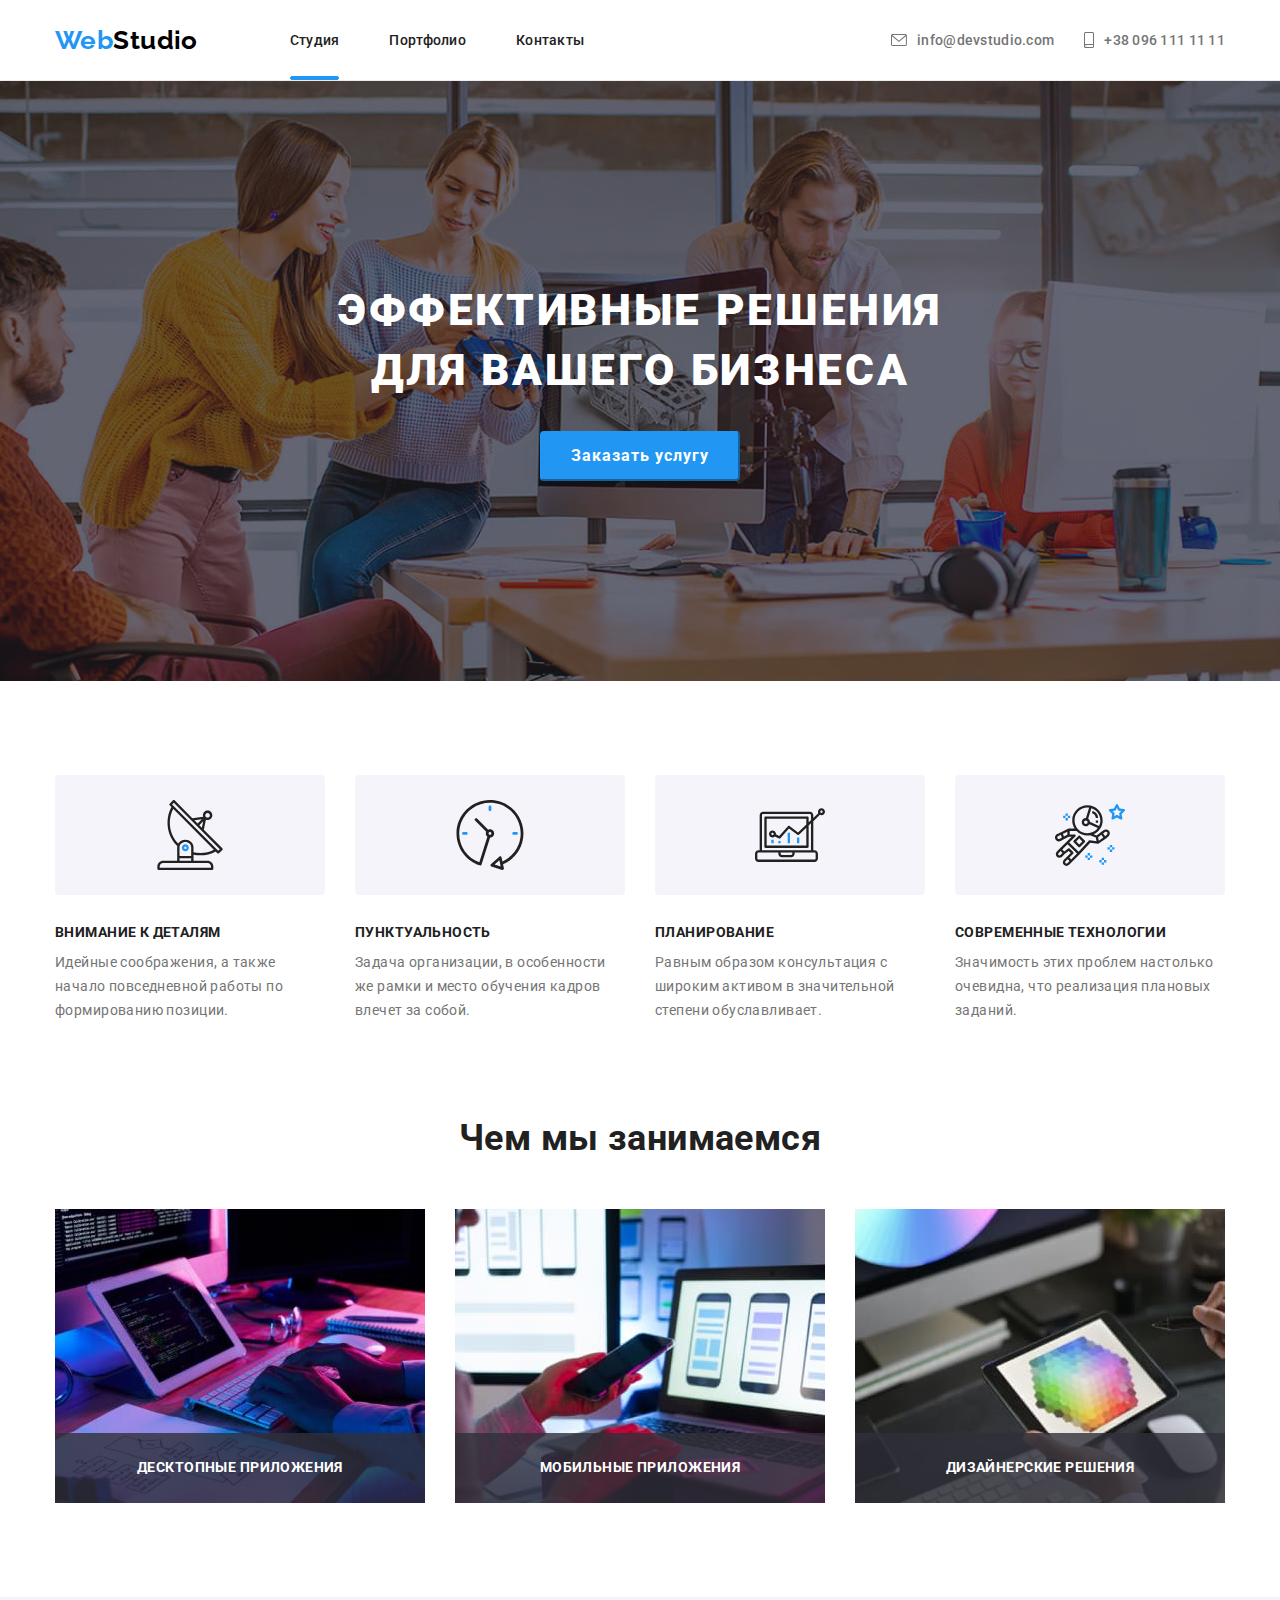
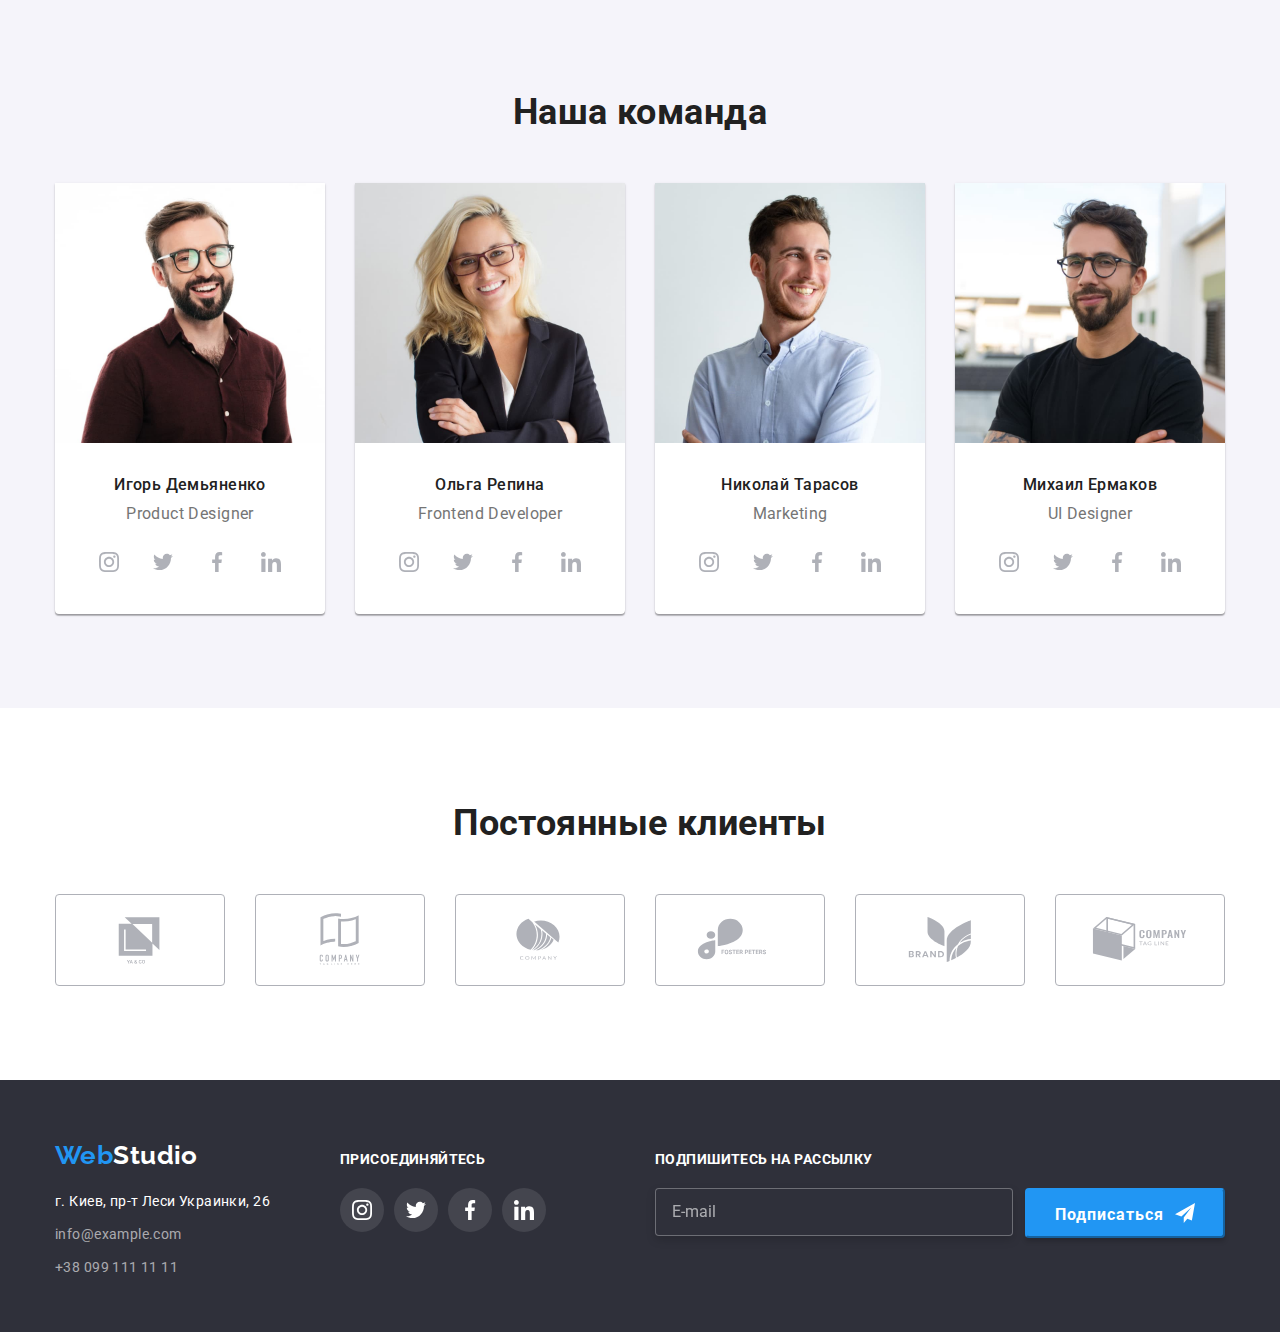
<file: index.html>
<!doctype html>
<html lang="ru">
    <head>
        <meta charset="UTF-8">
        <meta http-equiv="X-UA-Compatible" content="IE=edge">
        <meta name="viewport" content="width=device-width, initial-scale=1.0">
        <title>Студия</title>
        <link href="https://fonts.googleapis.com/css2?family=Raleway:wght@700&family=Roboto:wght@400;500;700;900&display=swap" rel="stylesheet">
        <link rel="stylesheet" href="https://cdnjs.cloudflare.com/ajax/libs/modern-normalize/1.1.0/modern-normalize.min.css">
        <link rel="stylesheet" href="./css/main.min.css">
    </head>
    <body>
        <!-- HEADER -->
        <header class="header">
            <div class="container">
                <!-- LOGO HEADER -->
                <div class="logo header__logo">
                    <a href="./index.html" lang="en" class="logo__common">Web<span class="logo__header">Studio</span>
                    </a>
                </div>
                <!-- MENU NAV -->
                <nav class="nav nav--margined">
                    <ul class="nav__list list">
                        <li class="nav__item">
                            <a href="./index.html" class="nav__link nav__link--current">Студия</a>
                        </li>
                        <li class="nav__item">
                            <a href="./portfolio.html" class="nav__link">Портфолио</a>
                        </li>
                        <li class="nav__item">
                            <a href="#" class="nav__link">Контакты</a>
                        </li>
                    </ul>
                </nav>
                <!-- CONTACTS -->
                <div class="contacts">
                    <ul class="contacts__list list">
                        <li class="contacts__item">
                            <a href="mailto:info@devstudio.com" lang="en" class="contacts__link">
                                <svg width="16" height="12" class="contacts__icon">
                                    <use href="./images/icons.svg#icon-mail">
                                    </use>
                                </svg>
                                <p class="contacts__text">
                                    info@devstudio.com
                                </p>
                            </a>
                        </li>
                        <li class="contacts__item">
                            <a href="tel:+380961111111" class="contacts__link">
                                <svg width="10" height="16" class="contacts__icon">
                                    <use href="./images/icons.svg#icon-phone">
                                    </use>
                                </svg>
                                <p class="contacts__text">
                                    +38 096 111 11 11
                                </p>
                            </a>
                        </li>
                    </ul>
                </div>
         </div> 
        </header>
        <!-- MAIN -->
        <main>
            <!-- HERO -->
            <div class="hero__outer">
                <section class="hero">
                <div class="container">
                    <h1 class="hero__title">Эффективные решения для вашего бизнеса</h1>
                    <button data-modal-open type="button" class="button" >Заказать услугу</button>
                </div>
                </section>
            </div>
            <!-- FEATURES -->
            <section class="features section">
                <div class="container">
                    <h2 class="visually-hidden">Особенности</h2>
                    <ul class="features__list list">
                        <li class="features__item">
                            <div class="features__icon-area">
                                <svg width="70" height="70">
                                    <use href="./images/icons.svg#icon-antenna" class="features__icon">
                                    </use>
                                </svg>
                            </div>
                            <h3 class="features__title section__title">Внимание к деталям</h3>
                            <p class="features__text">Идейные соображения, а также начало повседневной работы по формированию позиции.</p>
                        </li>
                        <li class="features__item">
                            <div class="features__icon-area">
                                <svg width="70" height="70">
                                    <use href="./images/icons.svg#icon-clock" class="features__icon">
                                    </use>
                                </svg>
                            </div>
                            <h3 class="features__title section__title">Пунктуальность</h3>
                            <p class="features__text">Задача организации, в особенности же рамки и место обучения кадров влечет за собой.</p>
                        </li>
                        <li class="features__item">
                            <div class="features__icon-area">
                                <svg width="70" height="70">
                                    <use href="./images/icons.svg#icon-diagram" class="features__icon">
                                    </use>
                                </svg>
                            </div>
                            <h3 class="features__title section__title">Планирование</h3>
                            <p class="features__text">Равным образом консультация с широким активом в значительной степени обуславливает.</p>
                        </li>
                        <li class="features__item">
                            <div class="features__icon-area">
                                <svg width="70" height="70">
                                    <use href="./images/icons.svg#icon-astronaut" class="features__icon">
                                    </use>
                                </svg>
                            </div>
                            <h3 class="features__title section__title">Современные технологии</h3>
                            <p class="features__text">Значимость этих проблем настолько очевидна, что реализация плановых заданий.</p>
                        </li>
                    </ul>
                </div>
            </section>
            <!-- WORKS -->
            <section class="works section">
                <div class="container">
                    <h2 class="works__title section__title">Чем мы занимаемся</h2>
                    <ul class="works__list list">
                        <li class="works__item">
                            <img src="./images/box-1.jpg" alt="фото проекта 1" class="works__photo">
                            <p class="works__text">Десктопные приложения</p>
                        </li>
                        <li class="works__item">
                            <img src="./images/box-2.jpg" alt="фото проекта 2" class="works__photo">
                            <p class="works__text">Мобильные приложения</p>
                        </li>
                        <li class="works__item">
                            <img src="./images/box-3.jpg" alt="фото проекта 3" class="works__photo">
                            <p class="works__text">Дизайнерские решения</p>
                        </li>
                    </ul>
                </div>
            </section>
            <!-- TEAM -->
            <section class="team section">
                <div class="container">
                    <h2 class="team__title section__title">Наша команда</h2>
                    <ul class="team__list list">
                        <li class="team__item">
                            <img src="./images/team-card-1.jpg" alt="фото Игоря Демьяненко" width="270" height="260">
                            <div class="team__colleague">
                                <h3 class="team__person section__title">Игорь Демьяненко</h3>
                                <p lang="en" class="team__functional">Product Designer</p>
                                <!-- SOCIAL WEBS -->
                                <ul class="social__list list">
                                    <li class="social__item">
                                        <a href="#" target="_blank" rel="noopener noreferrer" class="social__link">
                                            <svg class="social__icon">
                                                <use href="./images/icons.svg#icon-instagram">
                                                </use>
                                            </svg>
                                        </a>
                                    </li>
                                    <li class="social__item">
                                        <a href="#" target="_blank" rel="noopener noreferrer" class="social__link">
                                            <svg class="social__icon">
                                                <use href="./images/icons.svg#icon-twitter">
                                               </use>
                                            </svg>
                                        </a>
                                    </li>
                                    <li class="social__item">
                                        <a href="#" target="_blank" rel="noopener noreferrer" class="social__link">
                                            <svg class="social__icon">
                                                <use href="./images/icons.svg#icon-facebook">
                                                </use>
                                            </svg>
                                        </a>
                                    </li>
                                    <li class="social__item">
                                        <a href="#" target="_blank" rel="noopener noreferrer" class="social__link">
                                            <svg class="social__icon">
                                                <use href="./images/icons.svg#icon-linkedin">
                                                </use>
                                            </svg>
                                        </a>
                                    </li>
                                </ul>
                            </div>
                        </li>
                        <li class="team__item">
                            <img src="./images/team-card-2.jpg" alt="фото Ольги Репиной" width="270" height="260">
                            <div class="team__colleague">
                                <h3 class="team__person section__title">Ольга Репина</h3>
                                <p lang="en" class="team__functional">Frontend Developer</p>
                                <!-- SOCIAL WEBS -->
                                <ul class="social__list list">
                                    <li class="social__item">
                                        <a href="#" target="_blank" rel="noopener noreferrer" class="social__link">
                                            <svg class="social__icon">
                                                <use href="./images/icons.svg#icon-instagram">
                                                </use>
                                            </svg>
                                        </a>
                                    </li>
                                    <li class="social__item">
                                        <a href="#" target="_blank" rel="noopener noreferrer" class="social__link">
                                            <svg class="social__icon">
                                                <use href="./images/icons.svg#icon-twitter">
                                               </use>
                                            </svg>
                                        </a>
                                    </li>
                                    <li class="social__item">
                                        <a href="#" target="_blank" rel="noopener noreferrer" class="social__link">
                                            <svg class="social__icon">
                                                <use href="./images/icons.svg#icon-facebook">
                                                </use>
                                            </svg>
                                        </a>
                                    </li>
                                    <li class="social__item">
                                        <a href="#" target="_blank" rel="noopener noreferrer" class="social__link">
                                            <svg class="social__icon">
                                                <use href="./images/icons.svg#icon-linkedin">
                                                </use>
                                            </svg>
                                        </a>
                                    </li>
                                </ul>
                            </div>
                        </li>
                        <li class="team__item">
                            <img src="./images/team-card-3.jpg" alt="фото Николая Тарасова" width="270" height="260">
                            <div class="team__colleague">
                                <h3 class="team__person section__title">Николай Тарасов</h3>
                                <p lang="en" class="team__functional">Marketing</p>
                                <!-- SOCIAL WEBS -->
                                <ul class="social__list list">
                                    <li class="social__item">
                                        <a href="#" target="_blank" rel="noopener noreferrer" class="social__link">
                                            <svg class="social__icon">
                                                <use href="./images/icons.svg#icon-instagram">
                                                </use>
                                            </svg>
                                        </a>
                                    </li>
                                    <li class="social__item">
                                        <a href="#" target="_blank" rel="noopener noreferrer" class="social__link">
                                            <svg class="social__icon">
                                                <use href="./images/icons.svg#icon-twitter">
                                               </use>
                                            </svg>
                                        </a>
                                    </li>
                                    <li class="social__item">
                                        <a href="#" target="_blank" rel="noopener noreferrer" class="social__link">
                                            <svg class="social__icon">
                                                <use href="./images/icons.svg#icon-facebook">
                                                </use>
                                            </svg>
                                        </a>
                                    </li>
                                    <li class="social__item">
                                        <a href="#" target="_blank" rel="noopener noreferrer" class="social__link">
                                            <svg class="social__icon">
                                                <use href="./images/icons.svg#icon-linkedin">
                                                </use>
                                            </svg>
                                        </a>
                                    </li>
                                </ul>
                            </div>
                        </li>
                        <li class="team__item">
                            <img src="./images/team-card-4.jpg" alt="фото Михаила Ермакова" width="270" height="260">
                            <div class="team__colleague">
                                <h3 class="team__person section__title">Михаил Ермаков</h3>
                                <p lang="en" class="team__functional">UI Designer</p>
                                <!-- SOCIAL WEBS -->
                                <ul class="social__list list">
                                    <li class="social__item">
                                        <a href="#" target="_blank" rel="noopener noreferrer" class="social__link">
                                            <svg class="social__icon">
                                                <use href="./images/icons.svg#icon-instagram">
                                                </use>
                                            </svg>
                                        </a>
                                    </li>
                                    <li class="social__item">
                                        <a href="#" target="_blank" rel="noopener noreferrer" class="social__link">
                                            <svg class="social__icon">
                                                <use href="./images/icons.svg#icon-twitter">
                                               </use>
                                            </svg>
                                        </a>
                                    </li>
                                    <li class="social__item">
                                        <a href="#" target="_blank" rel="noopener noreferrer" class="social__link">
                                            <svg class="social__icon">
                                                <use href="./images/icons.svg#icon-facebook">
                                                </use>
                                            </svg>
                                        </a>
                                    </li>
                                    <li class="social__item">
                                        <a href="#" target="_blank" rel="noopener noreferrer" class="social__link">
                                            <svg class="social__icon">
                                                <use href="./images/icons.svg#icon-linkedin">
                                                </use>
                                            </svg>
                                        </a>
                                    </li>
                                </ul>
                            </div>
                        </li>
                    </ul>
                </div>
            </section>
            <!-- CLIENTS -->
            <section class="clients section">
                <div class="container">
                    <h2 class="clients__title section__title">Постоянные клиенты
                    </h2>
                    <ul class="clients__list list">
                        <li class="clients__item">
                            <a href="#" class="clients__link" target="_blank" rel="noopener noreferrer">
                                <svg class="clients__icon">
                                    <use href="./images/icons.svg#icon-client1">
                                    </use>
                                </svg>
                            </a>
                        </li>
                        <li class="clients__item">
                            <a href="#" class="clients__link" target="_blank" rel="noopener noreferrer">
                                <svg class="clients__icon">
                                    <use href="./images/icons.svg#icon-client2">
                                    </use>
                                </svg>
                            </a>
                        </li>
                        <li class="clients__item">
                            <a href="#" class="clients__link" target="_blank" rel="noopener noreferrer">
                                <svg class="clients__icon">
                                    <use href="./images/icons.svg#icon-client3">
                                    </use>
                                </svg>
                            </a>
                        </li>
                        <li class="clients__item">
                            <a href="#" class="clients__link" target="_blank" rel="noopener noreferrer">
                                <svg class="clients__icon">
                                    <use href="./images/icons.svg#icon-client4">
                                    </use>
                                </svg>
                            </a>
                        </li>
                        <li class="clients__item">
                            <a href="#" class="clients__link" target="_blank" rel="noopener noreferrer">
                                <svg class="clients__icon">
                                    <use href="./images/icons.svg#icon-client5">
                                    </use>
                                </svg>
                            </a>
                        </li>
                        <li class="clients__item">
                            <a href="#" class="clients__link" target="_blank" rel="noopener noreferrer">
                                <svg class="clients__icon">
                                    <use href="./images/icons.svg#icon-client6">
                                    </use>
                                </svg>
                            </a>
                        </li>
                    </ul>
                </div>
            </section>
        </main>
        <!-- FOOTER -->
        <footer class="footer footer--margined">
            <div class="footer-container container">
                <div class="footer__contacts">
                    <a href="./index.html" lang="en" class="footer__logo logo__common logo">Web<span class="logo__footer">Studio</span>
                    </a>
                    <address class="address">
                        <ul class="address__list list">
                            <li class="address__item">
                                <a href="https://www.google.com/maps/place/50%C2%B025'36.3%22N+30%C2%B032'18.1%22E/@50.42675,30.5361724,17z" 
                                class="address__link"
                                target="_blank"
                                rel="noreferrer noopener">г. Киев, пр-т Леси Украинки, 26
                                </a>
                            </li>
                            <li class="address__item">
                                <a href="mailto:info@example.com" class="address__link-contact">info@example.com
                                </a>
                            </li>
                            <li class="address__item">
                                <a href="tel:+380991111111" class="address__link-contact">+38 099 111 11 11
                                </a>
                            </li>
                        </ul>
                    </address>
                </div>
                <div class="footer__social">
                    <p class="footer__text">присоединяйтесь</p>
                    <!-- SOCIAL WEBS -->
                    <ul class="social__list list">
                        <li class="social__item footer__social-item">
                            <a href="#" target="_blank" rel="noopener noreferrer" class="social__link">
                                <svg class="social__icon footer__social-icon">
                                    <use href="./images/icons.svg#icon-instagram">
                                    </use>
                                </svg>
                            </a>
                        </li>
                        <li class="social__item footer__social-item">
                            <a href="#" target="_blank" rel="noopener noreferrer" class="social__link">
                                <svg class="social__icon footer__social-icon">
                                    <use href="./images/icons.svg#icon-twitter">
                                    </use>
                                </svg>
                            </a>
                        </li>
                        <li class="social__item footer__social-item">
                            <a href="#" target="_blank" rel="noopener noreferrer" class="social__link">
                                <svg class="social__icon footer__social-icon">
                                    <use href="./images/icons.svg#icon-facebook">
                                    </use>
                                </svg>
                            </a>
                        </li>
                        <li class="social__item footer__social-item">
                            <a href="#" target="_blank" rel="noopener noreferrer" class="social__link">
                                <svg class="social__icon footer__social-icon">
                                    <use href="./images/icons.svg#icon-linkedin">
                                    </use>
                                </svg>
                            </a>
                        </li>
                    </ul>
                </div>
                <div class="subscribe subscribe--margined">
                    <p class="subscribe__text">Подпишитесь на рассылку</p>
                    <form class="subscribe__form">
                        <input type="email" name="mail" placeholder="E-mail" class="subscribe__input">
                        <button type="submit" class="subscribe__btn button">
                            Подписаться
                            <svg class="subscribe__icon social__icon">
                                <use href="./images/icons.svg#icon-telegram">
                                </use>
                            </svg>
                        </button>
                    </form>
                </div>
           </div>
        </footer>
        
        <!-- MODAL -->
        <div class="backdrop is-hidden" data-modal>
            <div class="modal">
                <button data-modal-close class="modal__btn">
                    <svg class="modal__icon">
                        <use href="./images/icons.svg#icon-close">
                        </use>
                    </svg>
                </button>
                <h2 class="modal__title">Оставьте свои данные, мы вам перезвоним</h2>
                <!-- FORM -->
                <form class="modal-form">
                    <div class="modal-form__field">
                        <input type="text" name="username" id="username" class="modal-form__input">
                        <svg class="modal-form__icon">
                            <use href="./images/icons.svg#icon-person">
                            </use>
                        </svg>
                        <label for="username" class="modal-form__label">Имя</label>
                    </div>
                    <div class="modal-form__field">
                        <input type="tel" name="phone" id="phone" class="modal-form__input">
                        <svg class="modal-form__icon">
                            <use href="./images/icons.svg#icon-phone-black">
                            </use>
                        </svg>
                        <label for="phone" class="modal-form__label">Телефон</label>
                    </div>
                    <div class="modal-form__field">
                        <input type="email" name="mail" id="mail" class="modal-form__input">
                        <svg class="modal-form__icon">
                            <use href="./images/icons.svg#icon-mail-black">
                            </use>
                        </svg>
                        <label for="mail" class="modal-form__label">Почта</label>
                    </div>
                    <div class="modal-form__comments">
                        <textarea name="comments" rows="6" placeholder="Введите текст" id="comments" class="modal-form__input-comments"></textarea>
                        <label for="comments" class="modal-form__label">Комментарий</label>
                    </div>
                    <div class="modal-form__policy">
                        <input type="checkbox" name="policy" id="policy" class="modal-form__input-policy visually-hidden">
                        <span class="custom-checkbox">
                            <svg class="custom-checkbox__icon">
                                <use href="./images/icons.svg#icon-checkbox"></use>
                            </svg>
                        </span>
                        <label for="policy" class="modal-form__label-policy">Соглашаюсь с рассылкой и принимаю
                            <a href="" target="_blank" class="modal-form__link">Условия договора</a>
                        </label>
                    </div>
                    <button type="submit" class="button modal-form__submit-btn">
                        Отправить
                    </button>
                </form>

            </div>
        </div>

        <script src="./js/modal.js"></script>
    </body>
</html>
</file>
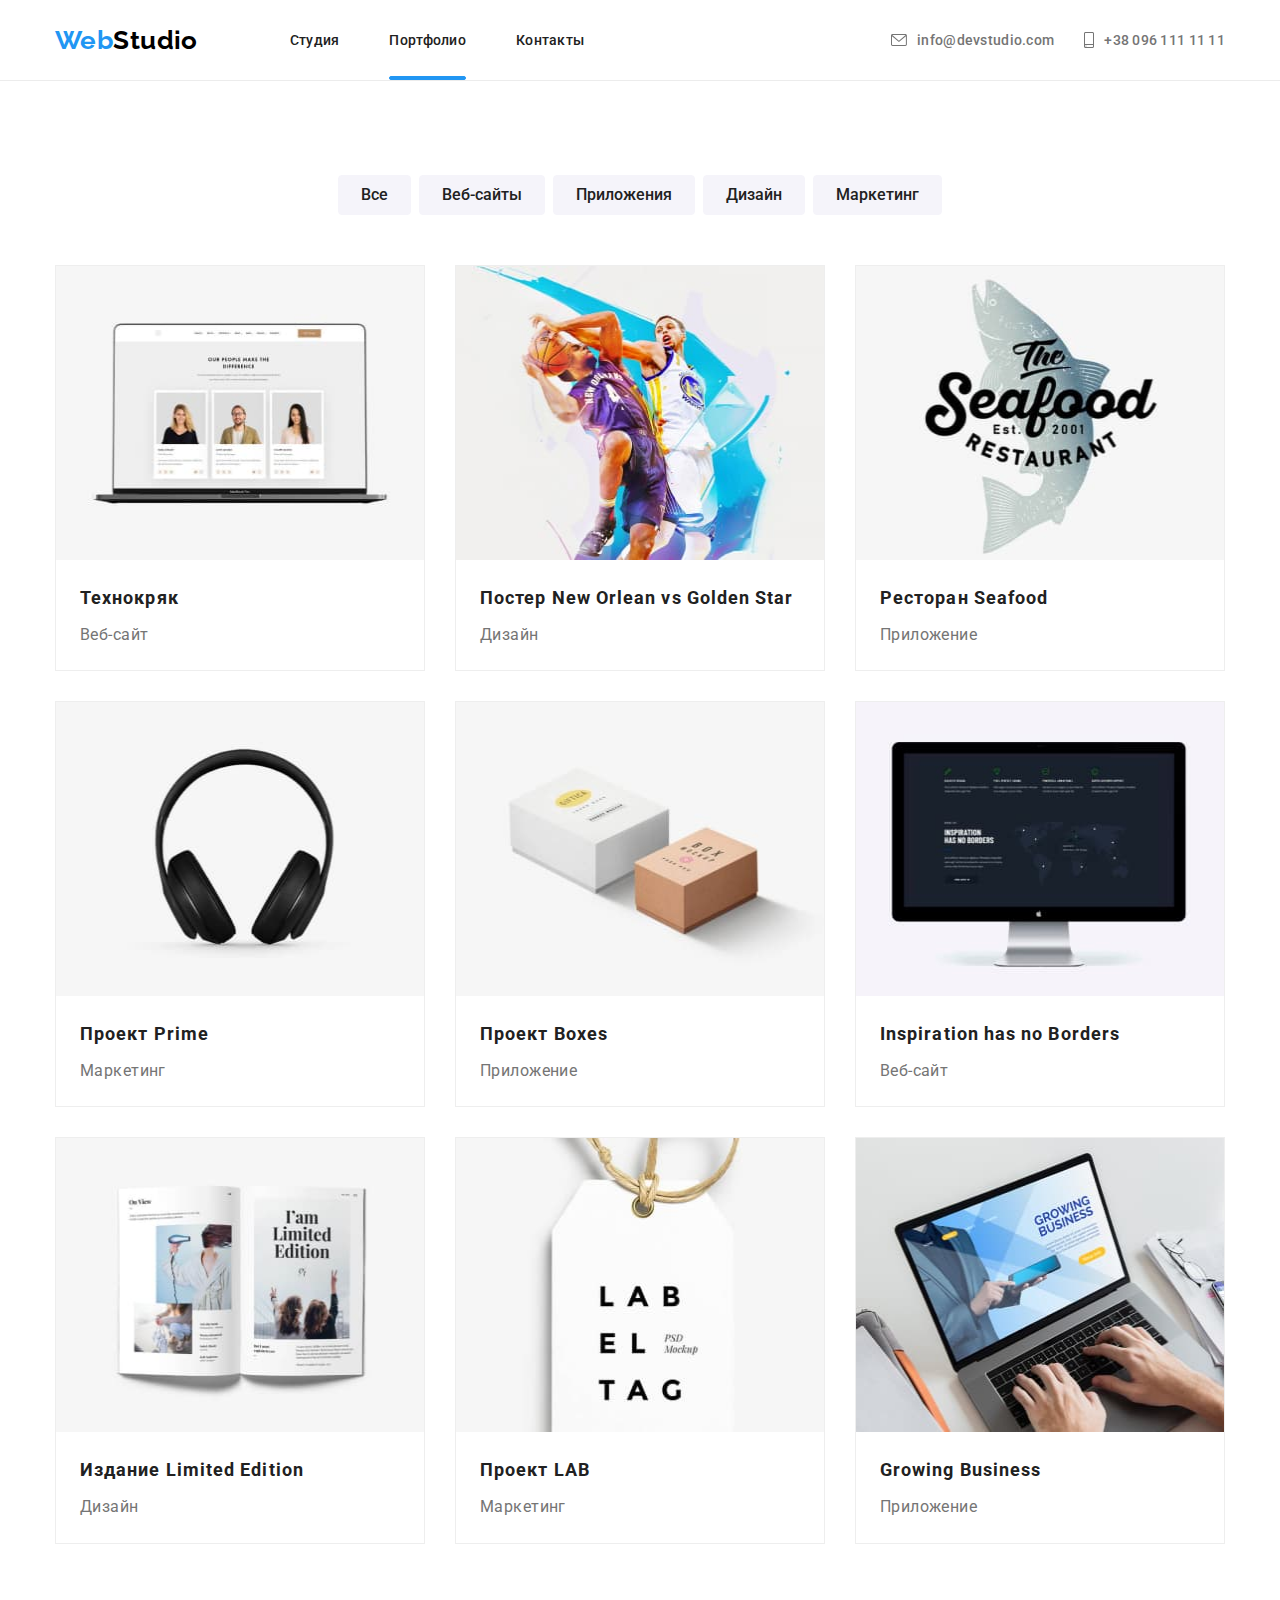
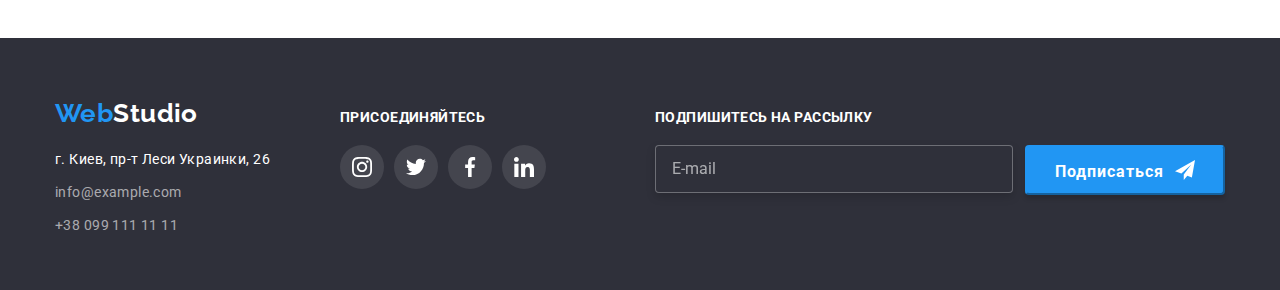
<file: portfolio.html>
<!doctype html>
<html lang="ru">
    <head>
        <meta charset="UTF-8">
        <meta http-equiv="X-UA-Compatible" content="IE=edge">
        <meta name="viewport" content="width=device-width, initial-scale=1.0">
        <title>Портфолио</title>
        <link href="https://fonts.googleapis.com/css2?family=Raleway:wght@700&family=Roboto:wght@400;500;700;900&display=swap" rel="stylesheet">
        <link rel="stylesheet" href="https://cdnjs.cloudflare.com/ajax/libs/modern-normalize/1.1.0/modern-normalize.min.css">
        <link rel="stylesheet" href="./css/main.min.css">
    </head>
    <body>
        <!-- HEADER -->
        <header class="header">
            <div class="container">
                <!-- LOGO HEADER -->
                <div class="logo header__logo">
                    <a href="./index.html" lang="en" class="logo__common">Web<span class="logo__header">Studio</span>
                    </a>
                </div>
                <!-- MENU NAV -->
                <nav class="nav nav--margined">
                    <ul class="nav__list list">
                        <li class="nav__item">
                            <a href="./index.html" class="nav__link">Студия</a>
                        </li>
                        <li class="nav__item">
                            <a href="./portfolio.html" class="nav__link nav__link--current">Портфолио</a>
                        </li>
                        <li class="nav__item">
                            <a href="#" class="nav__link">Контакты</a>
                        </li>
                    </ul>
                </nav>
                <!-- CONTACTS -->
                <div class="contacts">
                    <ul class="contacts__list list">
                        <li class="contacts__item">
                            <a href="mailto:info@devstudio.com" lang="en" class="contacts__link">
                                <svg width="16" height="12" class="contacts__icon">
                                    <use href="./images/icons.svg#icon-mail">
                                    </use>
                                </svg>
                                <p class="contacts__text">
                                    info@devstudio.com
                                </p>
                            </a>
                        </li>
                        <li class="contacts__item">
                            <a href="tel:+380961111111" class="contacts__link">
                                <svg width="10" height="16" class="contacts__icon">
                                    <use href="./images/icons.svg#icon-phone">
                                    </use>
                                </svg>
                                <p class="contacts__text">
                                    +38 096 111 11 11
                                </p>
                            </a>
                        </li>
                    </ul>
                </div>
         </div> 
        </header>
        <!-- MAIN -->
        <main>
            <!-- PORTFOLIO -->
            <section class="section">
                <div class="container">
                    <h1 class="visually-hidden">Портфолио</h1>
                    <!-- FILTER -->
                    <ul class="filter__list list">
                        <li class="filter__item">
                            <button type="button" class="
                            filter__btn">Все</button>
                        </li>
                        <li class="filter__item">
                            <button type="button" class="filter__btn">Веб-сайты</button>
                        </li>
                        <li class="filter__item">
                            <button type="button" class="filter__btn">Приложения</button>
                        </li>
                        <li class="filter__item">
                            <button type="button" class="filter__btn">Дизайн</button>
                        </li>
                        <li class="filter__item">
                            <button type="button" class="filter__btn">Маркетинг</button>
                        </li>
                    </ul>
                    <!-- PROJECTS -->
                    <ul class="project__list list">
                        <li class="project__item">
                            <a href="#" class="project__link">
                                <div class="project__portfolio">
                                    <img src="./images/project-1.jpg" alt="фото проекта Технокряк" class="project__image">
                                    <div class="project__overlay">
                                        <p class="project__description">Ресурс предлагает комплексные предложения с разным уровнем функционала и сервисов. Все это позволит посетителю получить исчерпывающие сведения о компании или частном лице.</p>
                                    </div>
                                </div>
                                <div class="project__info">
                                    <h2 class="project__title section__title">Технокряк</h2>
                                    <p class="project__text">Веб-сайт</p>
                                </div>
                            </a>
                        </li>
                        <li class="project__item">
                            <a href="#" class="project__link">
                                <div class="project__portfolio">
                                    <img src="./images/project-2.jpg" alt="фото проекта Постер New Orlean vs Golden Star" class="project__image">
                                    <div class="project__overlay">
                                        <p class="project__description"></p>
                                    </div>
                                </div>
                                <div class="project__info">
                                    <h2 class="project__title section__title">Постер <span lang="en">New Orlean vs Golden Star</span></h2>
                                    <p class="project__text">Дизайн</p>
                                </div>
                           </a>
                        </li>
                        <li class="project__item">
                            <a href="#" class="project__link">
                                <div class="project__portfolio">
                                    <img src="./images/project-3.jpg" alt="фото проекта Ресторан Seafood" class="project__image">
                                    <div class="project__overlay">
                                        <p class="project__description"></p>
                                    </div>
                                </div>
                                <div class="project__info">
                                    <h2 class="project__title section__title">Ресторан <span lang="en">Seafood</span></h2>
                                    <p class="project__text">Приложение</p>
                                </div>
                           </a>
                        </li>
                        <li class="project__item">
                            <a href="#" class="project__link">
                                <div class="project__portfolio">
                                    <img src="./images/project-4.jpg" alt="фото проекта Prime" class="project__image">
                                    <div class="project__overlay">
                                        <p class="project__description"></p>
                                    </div>
                                </div>
                                <div class="project__info">
                                    <h2 class="project__title section__title">Проект <span lang="en">Prime</span></h2>
                                    <p class="project__text">Маркетинг</p>
                                </div>
                           </a>
                        </li>
                        <li class="project__item">
                            <a href="#" class="project__link">
                                <div class="project__portfolio">
                                    <img src="./images/project-5.jpg" alt="фото проекта Boxes" class="project__image">
                                    <div class="project__overlay">
                                        <p class="project__description"></p>
                                    </div>
                                </div>
                                <div class="project__info">
                                    <h2 class="project__title section__title">Проект <span lang="en">Boxes</span></h2>
                                    <p class="project__text">Приложение</p>

                                </div>
                            </a>
                        </li>
                        <li class="project__item">
                            <a href="#" class="project__link">
                                <div class="project__portfolio">
                                    <img src="./images/project-6.jpg" alt="фото проекта Inspiration has no Borders" class="project__image">
                                    <div class="project__overlay">
                                        <p class="project__description"></p>
                                    </div>
                                </div>
                                <div class="project__info">
                                    <h2 lang="en" class="project__title section__title">Inspiration has no Borders</h2>
                                    <p class="project__text">Веб-сайт</p>
                                </div>
                            </a>
                        </li>
                        <li class="project__item">
                            <a href="#" class="project__link">
                                <div class="project__portfolio">
                                    <img src="./images/project-7.jpg" alt="фото проекта Издание Limited Edition" class="project__image">
                                    <div class="project__overlay">
                                        <p class="project__description"></p>
                                    </div>
                                </div>
                                <div class="project__info">
                                    <h2 class="project__title section__title">Издание <span lang="en">Limited Edition</span></h2>
                                    <p class="project__text">Дизайн</p>
                                </div>
                            </a>
                        </li>
                        <li class="project__item">
                            <a href="#" class="project__link">
                                <div class="project__portfolio">
                                    <img src="./images/project-8.jpg" alt="фото проекта LAB" class="project__image">
                                    <div class="project__overlay">
                                        <p class="project__description"></p>
                                    </div>
                                </div>
                                <div class="project__info">
                                    <h2 class="project__title section__title">Проект <span lang="en">LAB</span></h2>
                                    <p class="project__text">Маркетинг</p>
                                </div>
                            </a>
                        </li>
                        <li class="project__item">
                            <a href="#" class="project__link">
                                <div class="project__portfolio">
                                    <img src="./images/project-9.jpg" alt="фото проекта Growing Business" class="project__image">
                                    <div class="project__overlay">
                                        <p class="project__description"></p>
                                    </div>
                                </div>
                                <div class="project__info">
                                    <h2 lang="en" class="project__title section__title">Growing Business</h2>
                                    <p class="project__text">Приложение</p>
                                </div>
                           </a>
                        </li>
                    </ul>
                </div>
            </section>
        </main>
        <!-- FOOTER -->
        <footer class="footer footer--margined">
            <div class="footer-container container">
                <div class="footer__contacts">
                    <a href="./index.html" lang="en" class="footer__logo logo__common logo">Web<span class="logo__footer">Studio</span>
                    </a>
                    <address class="address">
                        <ul class="address__list list">
                            <li class="address__item">
                                <a href="https://www.google.com/maps/place/50%C2%B025'36.3%22N+30%C2%B032'18.1%22E/@50.42675,30.5361724,17z" 
                                class="address__link"
                                target="_blank"
                                rel="noreferrer noopener">г. Киев, пр-т Леси Украинки, 26
                                </a>
                            </li>
                            <li class="address__item">
                                <a href="mailto:info@example.com" class="address__link-contact">info@example.com
                                </a>
                            </li>
                            <li class="address__item">
                                <a href="tel:+380991111111" class="address__link-contact">+38 099 111 11 11
                                </a>
                            </li>
                        </ul>
                    </address>
                </div>
                <div class="footer__social">
                    <p class="footer__text">присоединяйтесь</p>
                    <!-- SOCIAL WEBS -->
                    <ul class="social__list list">
                        <li class="social__item footer__social-item">
                            <a href="#" target="_blank" rel="noopener noreferrer" class="social__link">
                                <svg class="social__icon footer__social-icon">
                                    <use href="./images/icons.svg#icon-instagram">
                                    </use>
                                </svg>
                            </a>
                        </li>
                        <li class="social__item footer__social-item">
                            <a href="#" target="_blank" rel="noopener noreferrer" class="social__link">
                                <svg class="social__icon footer__social-icon">
                                    <use href="./images/icons.svg#icon-twitter">
                                    </use>
                                </svg>
                            </a>
                        </li>
                        <li class="social__item footer__social-item">
                            <a href="#" target="_blank" rel="noopener noreferrer" class="social__link">
                                <svg class="social__icon footer__social-icon">
                                    <use href="./images/icons.svg#icon-facebook">
                                    </use>
                                </svg>
                            </a>
                        </li>
                        <li class="social__item footer__social-item">
                            <a href="#" target="_blank" rel="noopener noreferrer" class="social__link">
                                <svg class="social__icon footer__social-icon">
                                    <use href="./images/icons.svg#icon-linkedin">
                                    </use>
                                </svg>
                            </a>
                        </li>
                    </ul>
                </div>
                <div class="subscribe subscribe--margined">
                    <p class="subscribe__text">Подпишитесь на рассылку</p>
                    <form class="subscribe__form">
                        <input type="email" name="mail" placeholder="E-mail" class="subscribe__input">
                        <button type="submit" class="subscribe__btn button">
                            Подписаться
                            <svg class="subscribe__icon social__icon">
                                <use href="./images/icons.svg#icon-telegram">
                                </use>
                            </svg>
                        </button>
                    </form>
                </div>
           </div>
        </footer>
    </body>
</html>
</file>
<file: css/main.min.css>
h1,h2,h3,h4,h5,h6,p{margin:0 auto}.list{margin:0;padding-left:0;list-style:none;text-decoration:none}a{text-decoration:none;color:inherit}body{font-size:14px;font-family:"Roboto",san-serif;letter-spacing:0.03em;color:#757575;background-color:#fff}button{cursor:pointer;font-family:inherit}address{font-style:normal}.visually-hidden{position:absolute;width:1px;height:1px;margin:-1px;border:0;padding:0;white-space:normal;-webkit-clip-path:inset(100%);clip-path:inset(100%);clip:rect(0 0 0 0);overflow:hidden}.container{width:1200px;padding:0 15px;margin:0 auto}.section{padding-top:94px;padding-bottom:94px}.section__title{color:#212121}.button{width:200px;height:50px;font-weight:700;font-size:16px;line-height:1.88;letter-spacing:0.06em;color:#fff;background-color:#2196f3;-webkit-box-shadow:0px 4px 4px rgba(0,0,0,0.15);box-shadow:0px 4px 4px rgba(0,0,0,0.15);border-radius:4px;border-color:#2196f3;-webkit-transition:background-color 250ms cubic-bezier(0.4, 0, 0.2, 1),border-color #000;transition:background-color 250ms cubic-bezier(0.4, 0, 0.2, 1),border-color #000}.button:hover,.button:focus{background-color:#188ce8;border-color:#000}.backdrop{position:fixed;top:0;left:0;width:100vw;height:100vh;margin:auto;background-color:rgba(0,0,0,0.2);opacity:1;-webkit-transition:opacity 500ms linear,visibility 500ms linear;transition:opacity 500ms linear,visibility 500ms linear}.backdrop.is-hidden{opacity:0;visibility:hidden;pointer-events:none}.no-scroll{overflow:hidden}.header{border-bottom:1px solid #ececec}.header .container{display:-webkit-box;display:-ms-flexbox;display:flex;-webkit-box-align:center;-ms-flex-align:center;align-items:center}.header__logo{margin-right:92px}.logo{font-weight:700;font-family:"Raleway",san-serif;font-size:26px;line-height:1.17;text-decoration:none}.logo__common{display:-webkit-box;display:-ms-flexbox;display:flex;color:#2196f3}.logo__header{color:#000}.logo__footer{color:#fff}.nav--margined{margin-right:auto}.nav__list{display:-webkit-box;display:-ms-flexbox;display:flex}.nav__item{position:relative}.nav__item:not(:last-child){margin-right:50px}.nav__link{display:block;padding-top:32px;padding-bottom:32px;color:#212121;font-weight:500;line-height:1.17;letter-spacing:0.02em;text-decoration:none;-webkit-transition:color 250ms cubic-bezier(0.4, 0, 0.2, 1);transition:color 250ms cubic-bezier(0.4, 0, 0.2, 1)}.nav__link:hover,.nav__link:focus{color:#2196f3}.nav__link--current{display:block;padding-top:32px;padding-bottom:32px;color:#212121;font-weight:500;line-height:1.17;letter-spacing:0.02em;text-decoration:none;-webkit-transition:color 250ms cubic-bezier(0.4, 0, 0.2, 1);transition:color 250ms cubic-bezier(0.4, 0, 0.2, 1)}.nav__link--current::after{content:"";position:absolute;left:0;bottom:0;width:100%;height:4px;background:#2196f3;border:1px solid #2196f3;-webkit-box-sizing:border-box;box-sizing:border-box;border-radius:2px}.contacts__list{display:-webkit-box;display:-ms-flexbox;display:flex;-webkit-box-align:center;-ms-flex-align:center;align-items:center;margin-left:auto}.contacts__item{display:-webkit-box;display:-ms-flexbox;display:flex}.contacts__item:not(:last-child){margin-right:30px}.contacts__link{display:-webkit-box;display:-ms-flexbox;display:flex;-webkit-box-align:center;-ms-flex-align:center;align-items:center;color:#757575;font-weight:500;line-height:1.17;letter-spacing:0.02em;-webkit-transition:color 250ms cubic-bezier(0.4, 0, 0.2, 1);transition:color 250ms cubic-bezier(0.4, 0, 0.2, 1)}.contacts__link:not(:last-child){margin-right:30px}.contacts__link:hover,.contacts__link:focus{color:#2196f3}.contacts__icon{margin-right:10px;fill:currentColor}.hero{max-width:1600px;height:600px;padding-top:200px;padding-bottom:200px;margin-right:auto;margin-left:auto;background-color:#c4c4c4;background-image:-webkit-gradient(linear, left top, left bottom, from(rgba(47,48,58,0.4)), to(rgba(47,48,58,0.4))),url(../images/hero.jpg);background-image:linear-gradient(rgba(47,48,58,0.4), rgba(47,48,58,0.4)),url(../images/hero.jpg);background-repeat:no-repeat;background-size:cover;background-position:center}.hero .container{text-align:center}.hero__title{max-width:696px;margin-bottom:30px;font-weight:900;font-size:44px;line-height:1.36;letter-spacing:0.06em;text-transform:uppercase;color:#fff}.modal{position:absolute;top:50%;left:50%;width:528px;height:581px;padding:40px 40px;background-color:#fff;-webkit-transform:translate(-50%, -50%);transform:translate(-50%, -50%);-webkit-transition:-webkit-transform 500ms linear;transition:-webkit-transform 500ms linear;transition:transform 500ms linear;transition:transform 500ms linear, -webkit-transform 500ms linear}.backdrop.is-hidden .modal{-webkit-transform:translate(-50%, -50%) scale(1.5) rotate(90deg);transform:translate(-50%, -50%) scale(1.5) rotate(90deg)}.modal__btn{position:absolute;top:8px;right:8px;display:-webkit-box;display:-ms-flexbox;display:flex;-webkit-box-align:center;-ms-flex-align:center;align-items:center;-webkit-box-pack:center;-ms-flex-pack:center;justify-content:center;width:30px;height:30px;margin-left:auto;border-radius:15px;background:#FFFFFF;border:1px solid rgba(0,0,0,0.1)}.modal__icon{display:-webkit-box;display:-ms-flexbox;display:flex;-webkit-box-align:center;-ms-flex-align:center;align-items:center;-webkit-box-pack:center;-ms-flex-pack:center;justify-content:center;width:18px;height:18px;fill:#000;-webkit-transition:fill 250ms cubic-bezier(0.4, 0, 0.2, 1);transition:fill 250ms cubic-bezier(0.4, 0, 0.2, 1)}.modal__btn:hover .modal__icon,.modal__btn:focus .modal__icon{fill:#2196f3}.modal__title{margin-bottom:12px;font-weight:700;font-size:20px;line-height:1.15;text-align:center;color:#212121}.modal-form{position:relative;width:100%;min-height:342px}.modal-form__field{position:relative;height:58px;margin-bottom:10px}.modal-form__comments{position:relative;width:100%;height:138px;margin-bottom:20px}.modal-form__policy{position:relative;width:100%;height:24px;margin-bottom:30px}.modal-form__label{position:absolute;top:0;left:0;display:-webkit-box;display:-ms-flexbox;display:flex;-webkit-box-orient:vertical;-webkit-box-direction:normal;-ms-flex-direction:column;flex-direction:column;margin-bottom:4px;font-size:12px;line-height:1.17;letter-spacing:0.01em;color:#757575}.modal-form__input{position:absolute;bottom:0;left:0;width:100%;height:40px;padding-top:12px;padding-right:16px;padding-bottom:12px;padding-left:42px;border:1px solid rgba(33,33,33,0.2);border-radius:4px;-webkit-transition:border-color 250ms cubic-bezier(0.4, 0, 0.2, 1);transition:border-color 250ms cubic-bezier(0.4, 0, 0.2, 1)}.modal-form__input:hover,.modal-form__input:focus{border-color:#2196f3}.modal-form__icon{position:absolute;top:29px;left:12px;width:18px;height:18px;-webkit-transition:fill 250ms cubic-bezier(0.4, 0, 0.2, 1);transition:fill 250ms cubic-bezier(0.4, 0, 0.2, 1)}.modal-form__icon:hover+.modal-form-icon,.modal-form__icon:focus+.modal-form-icon{fill:#2196f3}.modal-form__input-comments{position:absolute;bottom:0;left:0;width:100%;height:120px;padding:12px 16px;resize:none;border:1px solid rgba(33,33,33,0.2);border-radius:4px}.modal-form__input-comments::-webkit-input-placeholder{font-size:12px;line-height:1.17;letter-spacing:0.01em;color:rgba(117,117,117,0.5)}.modal-form__input-comments:-ms-input-placeholder{font-size:12px;line-height:1.17;letter-spacing:0.01em;color:rgba(117,117,117,0.5)}.modal-form__input-comments::-ms-input-placeholder{font-size:12px;line-height:1.17;letter-spacing:0.01em;color:rgba(117,117,117,0.5)}.modal-form__input-comments::placeholder{font-size:12px;line-height:1.17;letter-spacing:0.01em;color:rgba(117,117,117,0.5)}.modal-form__label-policy{padding-left:36px;line-height:1.71;color:#757575}.modal-form__link{line-height:1.71;color:#2196f3}.modal-form__submit-btn{display:block;margin:0 auto}.custom-checkbox{position:absolute;top:3px;left:12px;width:16px;height:16px;border:2px solid #212121;border-radius:2px;background-color:#fff}.modal-form__input-policy:hover+.custom-checkbox,.modal-form__input-policy:focus+.custom-checkbox{border-color:#2196f3}.modal-form__input-policy:checked+.custom-checkbox{background-color:#2196f3}.modal-form__input-policy:not(:hover)+.custom-checkbox,.modal-form__input-policy:not(:focus)+.custom-checkbox .modal-form__input-policy:not(:checked)+.custom-checkbox{border-color:#212121}.custom-checkbox__icon{position:absolute;top:50%;left:50%;-webkit-transform:translate(-50%, -50%);transform:translate(-50%, -50%);width:11px;height:8px}.features__list{display:-webkit-box;display:-ms-flexbox;display:flex}.features__item:not(:last-child){margin-right:30px}.features__icon-area{display:-webkit-box;display:-ms-flexbox;display:flex;-webkit-box-align:center;-ms-flex-align:center;align-items:center;-webkit-box-pack:center;-ms-flex-pack:center;justify-content:center;width:270px;height:120px;margin-bottom:30px;background-color:#f5f4fa;border-radius:4px}.features__title{width:270px;margin-bottom:10px;font-weight:700;font-size:14px;line-height:1.14;text-transform:uppercase}.features__text{line-height:1.71}.works{padding-top:0}.works__title{margin-bottom:50px;font-weight:700;font-size:36px;line-height:1.17;text-align:center}.works__list{display:-webkit-box;display:-ms-flexbox;display:flex}.works__item{display:block;width:370px;height:294px}.works__item:not(:last-child){margin-right:30px}.works__photo{display:block;max-width:100%;height:auto}.works__text{position:relative;bottom:70px;display:-webkit-box;display:-ms-flexbox;display:flex;-webkit-box-align:center;-ms-flex-align:center;align-items:center;-webkit-box-pack:center;-ms-flex-pack:center;justify-content:center;width:100%;height:70px;font-weight:700;line-height:1.14;text-align:center;text-transform:uppercase;color:#fff;background:rgba(47,48,58,0.8)}.team{background-color:#f5f4fa}.team__title{margin-bottom:50px;font-weight:700;font-size:36px;line-height:1.17;text-align:center}.team__list{display:-webkit-box;display:-ms-flexbox;display:flex}.team__item{background-color:#fff;-webkit-box-shadow:0px 1px 3px rgba(0,0,0,0.12),0px 1px 1px rgba(0,0,0,0.14),0px 2px 1px rgba(0,0,0,0.2);box-shadow:0px 1px 3px rgba(0,0,0,0.12),0px 1px 1px rgba(0,0,0,0.14),0px 2px 1px rgba(0,0,0,0.2);border-radius:0px 0px 4px 4px}.team__item:not(:last-child){margin-right:30px}.team__colleague{padding-top:30px;padding-bottom:30px}.team__person{margin-bottom:10px;font-weight:500;font-size:16px;line-height:1.17;text-align:center}.team__functional{margin-bottom:16px;font-size:16px;text-align:center}.social__list{display:-webkit-box;display:-ms-flexbox;display:flex;-webkit-box-align:center;-ms-flex-align:center;align-items:center;-webkit-box-pack:center;-ms-flex-pack:center;justify-content:center;padding:0}.social__item{width:44px;height:44px;border-radius:50%;fill:#fff;list-style:none}.social__item:not(:last-child){margin-right:10px}.social__link{width:100%;height:100%;border-radius:50%;display:-webkit-box;display:-ms-flexbox;display:flex;-webkit-box-align:center;-ms-flex-align:center;align-items:center;-webkit-box-pack:center;-ms-flex-pack:center;justify-content:center;-webkit-transition:background-color 250ms cubic-bezier(0.4, 0, 0.2, 1);transition:background-color 250ms cubic-bezier(0.4, 0, 0.2, 1)}.social__link:hover,.social__link:focus{background-color:#2196f3;border-radius:50%}.social__icon{display:-webkit-box;display:-ms-flexbox;display:flex;-webkit-box-align:center;-ms-flex-align:center;align-items:center;-webkit-box-pack:center;-ms-flex-pack:center;justify-content:center;width:20px;height:20px;fill:#afb1b8;-webkit-transition:fill 250ms cubic-bezier(0.4, 0, 0.2, 1);transition:fill 250ms cubic-bezier(0.4, 0, 0.2, 1)}.social__link:hover .social__icon,.social__link:focus .social__icon{fill:#fff;background-color:#2196f3}.clients__title{margin-bottom:50px;font-weight:700;font-size:36px;line-height:1.17;text-align:center}.clients__list{display:-webkit-box;display:-ms-flexbox;display:flex}.clients__item{width:170px;height:92px;border:1px solid #afb1b8;border-radius:4px}.clients__item:not(:last-child){margin-right:30px}.clients__link{display:-webkit-box;display:-ms-flexbox;display:flex;-webkit-box-align:center;-ms-flex-align:center;align-items:center;-webkit-box-pack:center;-ms-flex-pack:center;justify-content:center;width:100%;height:100%;-webkit-transition:border 250ms cubic-bezier(0.4, 0, 0.2, 1),-webkit-filter 250ms cubic-bezier(0.4, 0, 0.2, 1);transition:border 250ms cubic-bezier(0.4, 0, 0.2, 1),-webkit-filter 250ms cubic-bezier(0.4, 0, 0.2, 1);transition:border 250ms cubic-bezier(0.4, 0, 0.2, 1),filter 250ms cubic-bezier(0.4, 0, 0.2, 1);transition:border 250ms cubic-bezier(0.4, 0, 0.2, 1),filter 250ms cubic-bezier(0.4, 0, 0.2, 1),-webkit-filter 250ms cubic-bezier(0.4, 0, 0.2, 1)}.clients__link:hover,.clients__link:focus{border:1px solid #2196f3;-webkit-filter:drop-shadow(0px 4px 4px rgba(0,0,0,0.25));filter:drop-shadow(0px 4px 4px rgba(0,0,0,0.25));border-radius:4px}.clients__icon{width:106px;height:60px;fill:#afb1b8;-webkit-transition:fill 250ms cubic-bezier(0.4, 0, 0.2, 1);transition:fill 250ms cubic-bezier(0.4, 0, 0.2, 1)}.clients__link:hover .clients__icon,.clients__link:focus .clients__icon{fill:#2196f3}.filter__list{display:-webkit-box;display:-ms-flexbox;display:flex;-webkit-box-pack:center;-ms-flex-pack:center;justify-content:center;margin-bottom:50px}.filter__item:not(:last-child){margin-right:8px}.filter__btn{padding-top:6px;padding-right:22px;padding-bottom:6px;padding-left:22px;font-weight:500;font-size:16px;line-height:1.62;text-align:center;color:#212121;background-color:#f5f4fa;border:1px solid #f5f4fa;border-radius:4px;-webkit-transition:color 250ms cubic-bezier(0.4, 0, 0.2, 1),background-color 250ms cubic-bezier(0.4, 0, 0.2, 1),border 250ms cubic-bezier(0.4, 0, 0.2, 1),box-shadoW 250ms cubic-bezier(0.4, 0, 0.2, 1);transition:color 250ms cubic-bezier(0.4, 0, 0.2, 1),background-color 250ms cubic-bezier(0.4, 0, 0.2, 1),border 250ms cubic-bezier(0.4, 0, 0.2, 1),box-shadoW 250ms cubic-bezier(0.4, 0, 0.2, 1)}.filter__btn:hover,.filter__btn:focus{color:#fff;background-color:#188ce8;border:1px solid #000;-webkit-box-shadow:0px 3px 1px rgba(0,0,0,0.1),0px 1px 2px rgba(0,0,0,0.08),0px 2px 2px rgba(0,0,0,0.12);box-shadow:0px 3px 1px rgba(0,0,0,0.1),0px 1px 2px rgba(0,0,0,0.08),0px 2px 2px rgba(0,0,0,0.12);border-radius:4px}.project__list{display:-webkit-box;display:-ms-flexbox;display:flex;-ms-flex-wrap:wrap;flex-wrap:wrap;margin-left:-30px;margin-top:-30px}.project__item{margin-left:30px;margin-top:30px;width:calc(100% / 3 - 30px);border:1px solid #eee;-webkit-transition:-webkit-box-shadow 250ms cubic-bezier(0.4, 0, 0.2, 1);transition:-webkit-box-shadow 250ms cubic-bezier(0.4, 0, 0.2, 1);transition:box-shadow 250ms cubic-bezier(0.4, 0, 0.2, 1);transition:box-shadow 250ms cubic-bezier(0.4, 0, 0.2, 1), -webkit-box-shadow 250ms cubic-bezier(0.4, 0, 0.2, 1)}.project__item:hover,.project__item:focus{-webkit-box-shadow:0px 1px 1px rgba(0,0,0,0.12),0px 4px 4px rgba(0,0,0,0.06),1px 4px 6px rgba(0,0,0,0.16);box-shadow:0px 1px 1px rgba(0,0,0,0.12),0px 4px 4px rgba(0,0,0,0.06),1px 4px 6px rgba(0,0,0,0.16)}.project__link{text-decoration:none}.project__portfolio{position:relative;overflow:hidden}.project__image{display:block;width:100%;height:294px}.project__overlay{position:absolute;top:0;left:0;display:-webkit-box;display:-ms-flexbox;display:flex;-webkit-box-align:center;-ms-flex-align:center;align-items:center;-webkit-box-pack:center;-ms-flex-pack:center;justify-content:center;overflow:auto;width:100%;height:100%;-webkit-transform:translateY(100%);transform:translateY(100%);-webkit-transition:-webkit-transform 250ms cubic-bezier(0.4, 0, 0.2, 1);transition:-webkit-transform 250ms cubic-bezier(0.4, 0, 0.2, 1);transition:transform 250ms cubic-bezier(0.4, 0, 0.2, 1);transition:transform 250ms cubic-bezier(0.4, 0, 0.2, 1), -webkit-transform 250ms cubic-bezier(0.4, 0, 0.2, 1)}.project__link:hover .project__overlay{-webkit-transform:translateY(0);transform:translateY(0)}.project__description{position:absolute;top:0;left:0;display:block;width:100%;height:100%;padding-top:63px;padding-right:24px;padding-bottom:63px;padding-left:24px;font-size:18px;line-height:1.56;letter-spacing:0.03em;color:#fff;background:rgba(33,150,243,0.9)}.project__info{padding-top:20px;padding-right:24px;padding-bottom:20px;padding-left:24px}.project__title{margin-bottom:4px;font-weight:700;font-size:18px;line-height:2;letter-spacing:0.06em}.project__text{font-size:16px;line-height:1.88;color:#757575}.footer{height:252px;padding-top:60px;padding-bottom:60px;background-color:#2f303a}.footer-container{display:-webkit-box;display:-ms-flexbox;display:flex}.footer--margined{margin-right:auto;margin-left:auto}.footer__logo{margin-bottom:20px}.footer__contacts{margin-right:70px}.footer__text{display:block;margin-top:12px;margin-bottom:20px;font-weight:700;line-height:1.14;text-transform:uppercase;color:#fff}.footer__social-item{background:rgba(255,255,255,0.1)}.footer__social-icon{fill:#fff}.address{line-height:1.71}.address__item:not(:last-child){margin-bottom:9px}.address__link{color:#fff;-webkit-transition:color 250ms cubic-bezier(0.4, 0, 0.2, 1);transition:color 250ms cubic-bezier(0.4, 0, 0.2, 1)}.address__link:hover,.address__link:focus{color:#2196f3}.address__link-contact{color:rgba(255,255,255,0.6);-webkit-transition:color 250ms cubic-bezier(0.4, 0, 0.2, 1);transition:color 250ms cubic-bezier(0.4, 0, 0.2, 1)}.address__link-contact:hover,.address__link-contact:focus{color:#2196f3}.subscribe{width:570px}.subscribe--margined{margin-left:auto}.subscribe__text{display:block;margin-top:12px;margin-bottom:20px;font-weight:700;line-height:1.14;text-transform:uppercase;color:#fff}.subscribe__form{position:relative;display:-webkit-box;display:-ms-flexbox;display:flex}.subscribe__input{width:358px;height:48px;padding:15px 16px;margin-right:12px;color:#fff;border:1px solid rgba(255,255,255,0.3);-webkit-filter:drop-shadow(0px 4px 4px rgba(0,0,0,0.15));filter:drop-shadow(0px 4px 4px rgba(0,0,0,0.15));border-radius:4px;background-color:#2f303a;-webkit-transition:border-color 250ms cubic-bezier(0.4, 0, 0.2, 1);transition:border-color 250ms cubic-bezier(0.4, 0, 0.2, 1)}.subscribe__input::-webkit-input-placeholder{font-size:16px;line-height:1.25;color:rgba(255,255,255,0.6)}.subscribe__input:-ms-input-placeholder{font-size:16px;line-height:1.25;color:rgba(255,255,255,0.6)}.subscribe__input::-ms-input-placeholder{font-size:16px;line-height:1.25;color:rgba(255,255,255,0.6)}.subscribe__input::placeholder{font-size:16px;line-height:1.25;color:rgba(255,255,255,0.6)}.subscribe__input:hover,.subscribe__input:focus-within{border-color:#2196f3}.subscribe__btn{padding-top:10px;padding-right:28px;padding-bottom:10px;padding-left:28px;text-align:left;position:relative}.subscribe__icon{position:absolute;top:50%;right:28px;-webkit-transform:translateY(-50%);transform:translateY(-50%);display:-webkit-inline-box;display:-ms-inline-flexbox;display:inline-flex;-webkit-box-pack:end;-ms-flex-pack:end;justify-content:end;-webkit-box-align:center;-ms-flex-align:center;align-items:center}
/*# sourceMappingURL=main.min.css.map */
</file>
